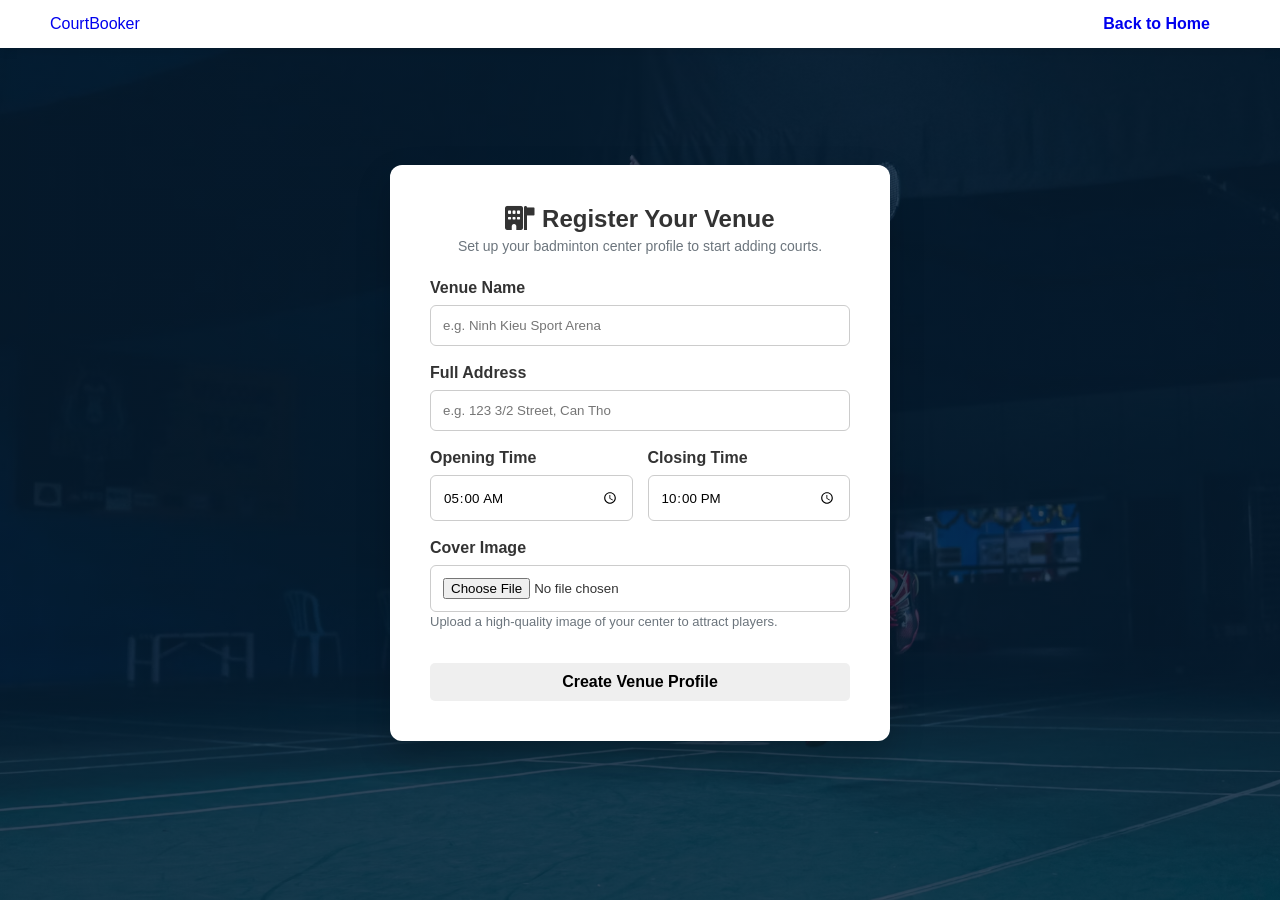
<file: frontend/create_venue.html>
<!DOCTYPE html>
<html lang="en">
<head>
    <meta charset="UTF-8">
    <title>Create Venue - CourtBooker</title>
    <!-- Fonts & Icons -->
    <link href="https://fonts.googleapis.com/css2?family=Inter:wght@400;500;600;700&display=swap" rel="stylesheet">
    <link rel="stylesheet" href="https://cdnjs.cloudflare.com/ajax/libs/font-awesome/6.4.0/css/all.min.css">
    
    <!-- CSS Files -->
    <link rel="stylesheet" href="css/index.css"> 
    <link rel="stylesheet" href="css/venue.css"> 
</head>
<body>

    <!-- UNIVERSAL NAVBAR -->
    <header class="navbar scrolled" id="navbar">
        <div class="logo">
            <a href="index.html" style="text-decoration: none;">
                <i class="fa-solid fa-shuttlecock"></i> CourtBooker
            </a>
        </div>
        <div class="nav-buttons" id="nav-auth-section">
            <a href="index.html" class="btn btn-outline">Back to Home</a>
        </div>
    </header>

    <!-- FORM SECTION -->
    <div class="venue-creation-container">
        <div class="venue-box">
            <h2><i class="fa-solid fa-building-flag"></i> Register Your Venue</h2>
            <p class="subtitle">Set up your badminton center profile to start adding courts.</p>
            
            <div id="venueStatus" style="display: none; padding: 10px; margin-bottom: 15px; border-radius: 5px; text-align: center;"></div>

            <form id="createVenueForm" enctype="multipart/form-data">
                <div class="form-group">
                    <label for="venueName">Venue Name</label>
                    <input type="text" id="venueName" name="name" placeholder="e.g. Ninh Kieu Sport Arena" required>
                </div>

                <div class="form-group">
                    <label for="address">Full Address</label>
                    <input type="text" id="address" name="address" placeholder="e.g. 123 3/2 Street, Can Tho" required>
                </div>

                <div class="form-row">
                    <div class="form-group half-width">
                        <label for="openingTime">Opening Time</label>
                        <input type="time" id="openingTime" name="opening_time" value="05:00" required>
                    </div>
                    <div class="form-group half-width">
                        <label for="closingTime">Closing Time</label>
                        <input type="time" id="closingTime" name="closing_time" value="22:00" required>
                    </div>
                </div>

                <div class="form-group">
                    <label for="coverImage">Cover Image</label>
                    <input type="file" name="venue_image" class="form-control" accept="image/jpeg, image/png, image/jpg" required>
                    <small style="color: #6c757d; font-size: 13px;">Upload a high-quality image of your center to attract players.</small>
                </div>

                <button type="submit" class="btn btn-primary btn-block" style="width: 100%; margin-top: 15px; font-size: 16px;">
                    Create Venue Profile
                </button>
            </form>
        </div>
    </div>

    <!-- JS Files -->
    <script src="js/index.js"></script>
    <script src="js/create_venue.js"></script>
</body>
</html>
</file>
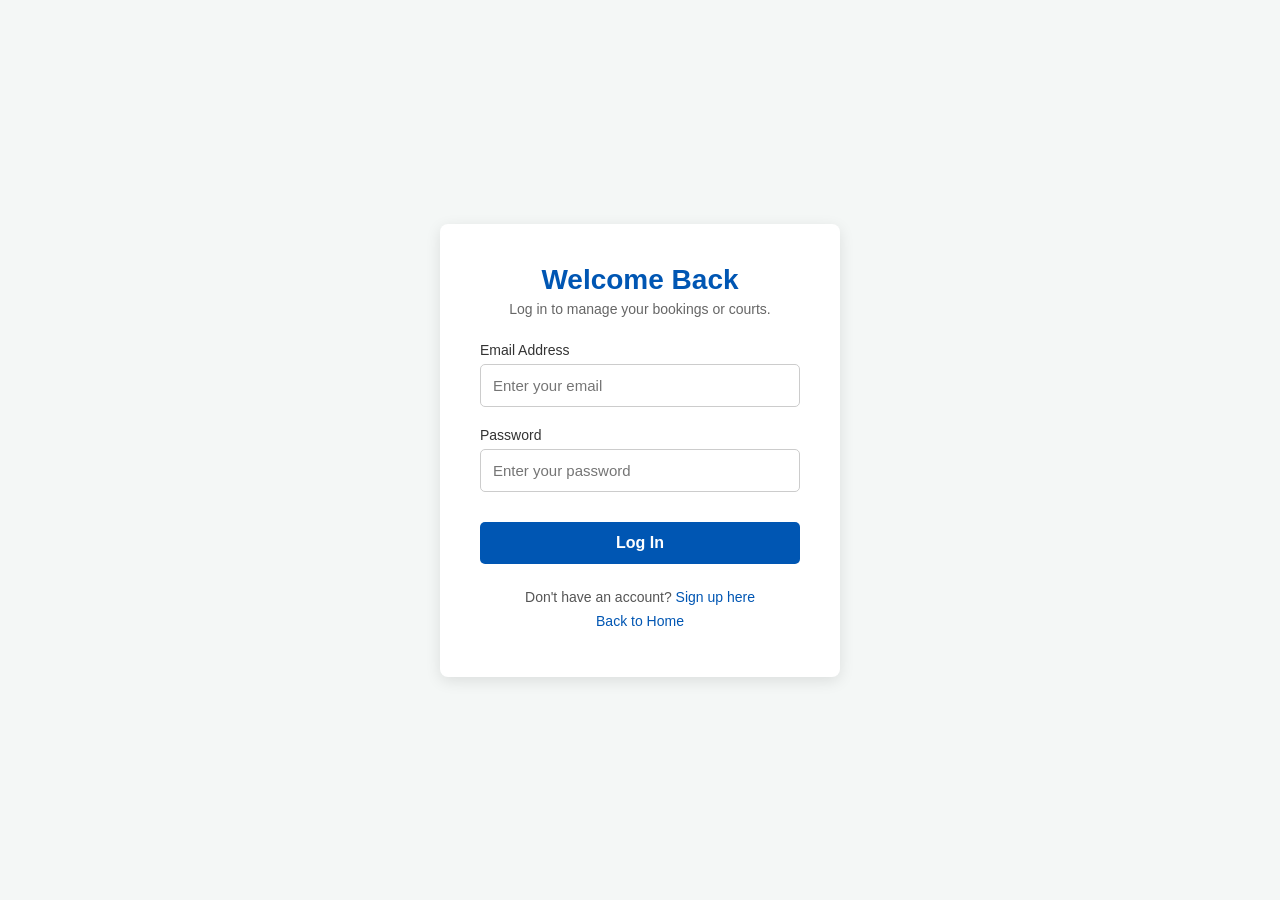
<file: frontend/login.html>
<!DOCTYPE html>
<html lang="en">
<head>
    <meta charset="UTF-8">
    <meta name="viewport" content="width=device-width, initial-scale=1.0">
    <title>Login - CourtBooker</title>
    <link rel="stylesheet" href="css/login.css">
</head>
<body>
    

    <div class="login-container">
        <div class="login-header">
            <h2>Welcome Back</h2>
            <p>Log in to manage your bookings or courts.</p>
        </div>

        <form id="loginForm">
            <div class="form-group">
                <label for="email">Email Address</label>
                <input type="email" id="email" name="email" placeholder="Enter your email" required>
            </div>
            
            <div class="form-group">
                <label for="password">Password</label>
                <input type="password" id="password" name="password" placeholder="Enter your password" required>
            </div>
            
            <p id="errorMessage" class="error-text">Invalid email or password. Please try again.</p>

            <button type="submit" class="btn-login">Log In</button>
        </form>

        <div class="login-footer">
            <p>Don't have an account? <a href="register.html">Sign up here</a></p>
            <p><a href="index.html">Back to Home</a></p>
        </div>
    </div>
    <script src="js/login.js"></script>
</body>
</html>
</file>
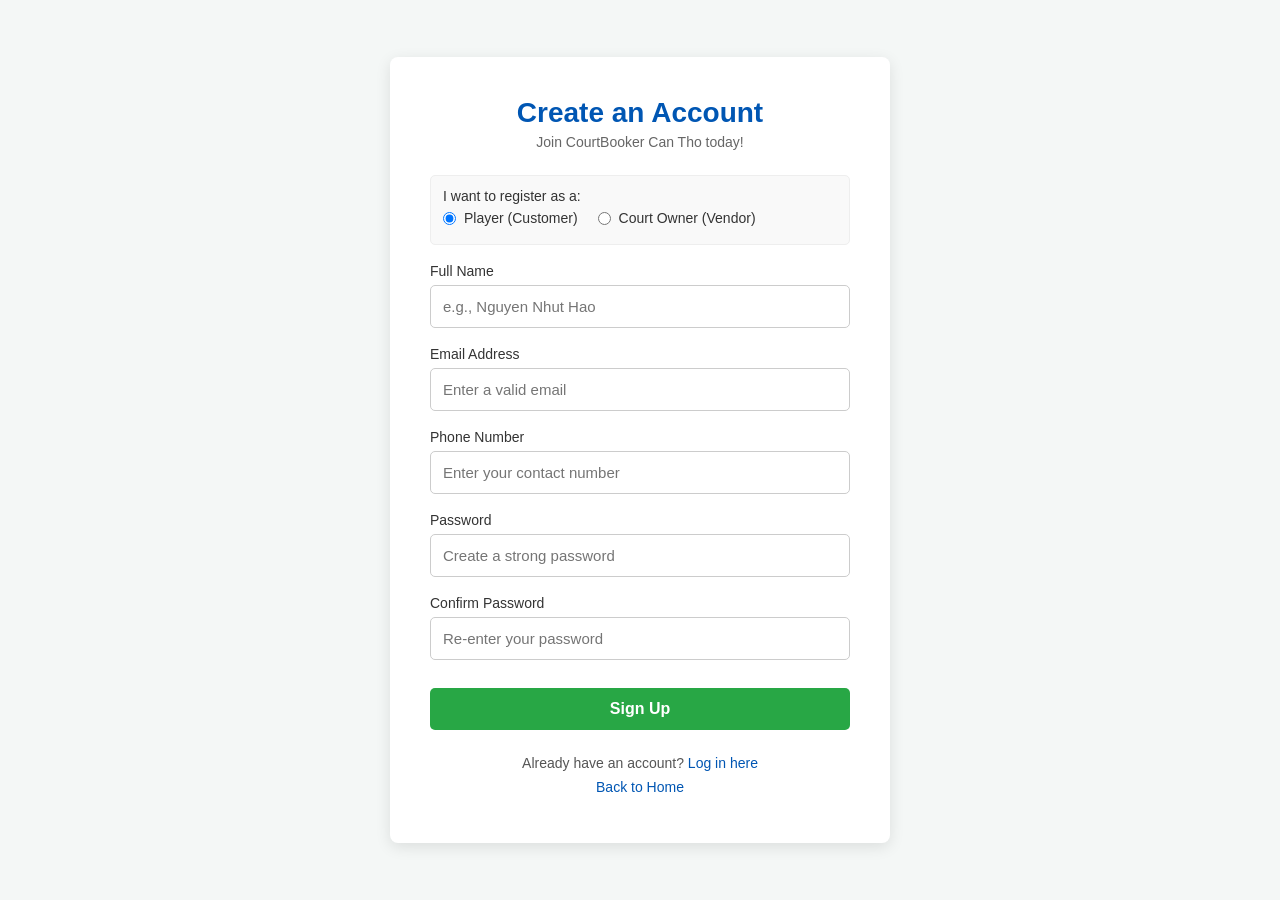
<file: frontend/register.html>
<!DOCTYPE html>
<html lang="en">
<head>
    <meta charset="UTF-8">
    <meta name="viewport" content="width=device-width, initial-scale=1.0">
    <title>Register - CourtBooker</title>
    <link rel="stylesheet" href="css/register.css">
</head>
<body>

    <div class="register-container">
        <div class="register-header">
            <h2>Create an Account</h2>
            <p>Join CourtBooker Can Tho today!</p>
        </div>

        <form id="registerForm">
            <div class="form-group role-group">
                <label>I want to register as a:</label>
                <div class="radio-options">
                    <label>
                        <input type="radio" name="role" value="customer" checked>
                        Player (Customer)
                    </label>
                    <label>
                        <input type="radio" name="role" value="owner">
                        Court Owner (Vendor)
                    </label>
                </div>
            </div>

            <div class="form-group">
                <label for="fullName">Full Name</label>
                <input type="text" id="fullName" name="fullName" placeholder="e.g., Nguyen Nhut Hao" required>
            </div>

            <div class="form-group">
                <label for="email">Email Address</label>
                <input type="email" id="email" name="email" placeholder="Enter a valid email" required>
            </div>

            <div class="form-group">
                <label for="phone">Phone Number</label>
                <input type="tel" id="phone" name="phone" placeholder="Enter your contact number" required>
            </div>

            <div class="form-group">
                <label for="password">Password</label>
                <input type="password" id="password" name="password" placeholder="Create a strong password" required minlength="6">
            </div>

            <div class="form-group">
                <label for="confirmPassword">Confirm Password</label>
                <input type="password" id="confirmPassword" name="confirmPassword" placeholder="Re-enter your password" required>
            </div>

            <p id="passwordError" class="error-text">Passwords do not match!</p>

            <button type="submit" class="btn-register">Sign Up</button>
        </form>

        <div class="register-footer">
            <p>Already have an account? <a href="login.html">Log in here</a></p>
            <p><a href="index.html">Back to Home</a></p>
        </div>
    </div>
    <script src="js/register.js"></script>
</body>
</html>
</file>
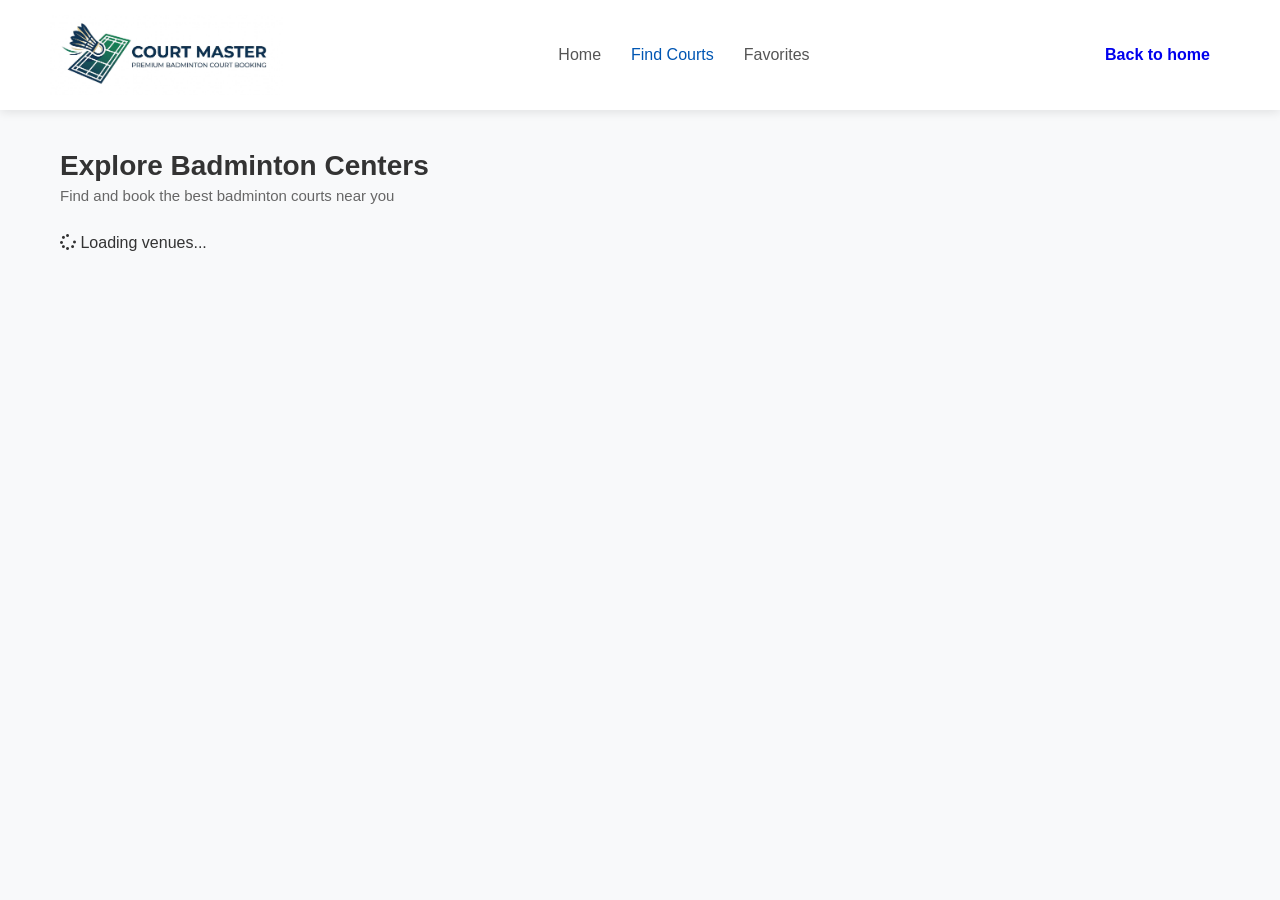
<file: frontend/venues.html>
<!DOCTYPE html>
<html lang="en">
<head>
    <meta charset="UTF-8">
    <meta name="viewport" content="width=device-width, initial-scale=1.0">
    <title>Find Venues - CourtBooker</title>
    <!-- Fonts & Icons -->
    <link href="https://fonts.googleapis.com/css2?family=Inter:wght@400;500;600;700&display=swap" rel="stylesheet">
    <link rel="stylesheet" href="https://cdnjs.cloudflare.com/ajax/libs/font-awesome/6.4.0/css/all.min.css">
    
    <!-- Core & Page CSS -->
    <link rel="stylesheet" href="css/index.css"> 
    <link rel="stylesheet" href="css/venues_list.css"> 
</head>
<body>

    <!-- UNIVERSAL NAVBAR -->
    <header class="navbar scrolled" id="navbar">
        <div class="logo">
            <a href="index.html" style="text-decoration: none;">
                <a href="index.html" style="text-decoration: none;">
                    <img src="asset/images/logo_system.jpg" alt="CourtBooker Logo" class="navbar-logo"> 
                </a>
            </a>
        </div>
        <div class="nav-links">
            <a href="index.html">Home</a>
            <a href="venues.html" class="active">Find Courts</a>
            <a href="favorites.html">Favorites</a>
        </div>
        <div class="nav-buttons" id="nav-auth-section">
            <a href="index.html" class="btn btn-outline">Back to home</a>
        </div>
    </header>

    <!-- MAIN CONTENT SECTION -->
    <main class="venues-container">
        <div class="page-header">
            <h1>Explore Badminton Centers</h1>
            <p>Find and book the best badminton courts near you</p>
        </div>

        <!-- Grid Container for Venue Cards -->
        <div class="venue-grid" id="venueGrid">
            <!-- Data will be dynamically rendered here by JavaScript -->
            <div class="loading-text text-center" style="grid-column: 1/-1;">
                <i class="fa-solid fa-spinner fa-spin"></i> Loading venues...
            </div>
        </div>
    </main>

    <!-- JavaScript Files -->
    <script src="js/venues.js"></script>
</body>
</html>
</file>
<file: frontend/css/index.css>
/* Reset basic styles */
* {
    margin: 0;
    padding: 0;
    box-sizing: border-box;
    font-family: 'Segoe UI', Tahoma, Geneva, Verdana, sans-serif;
}

body {
    background-color: #f8f9fa;
    color: #333333;
}

/* ================= Navbar Styles ================= */
.navbar {
    display: flex;
    justify-content: space-between;
    align-items: center;
    padding: 15px 50px;
    background-color: #ffffff;
    box-shadow: 0 2px 10px rgba(0, 0, 0, 0.1);
}

.logo h1 {
    color: #0056b3;
    font-size: 24px;
}

.nav-links {
    list-style: none;
    display: flex;
    gap: 30px;
}

.nav-links a {
    text-decoration: none;
    color: #555555;
    font-weight: 500;
    transition: color 0.3s;
}

.nav-links a:hover, .nav-links a.active {
    color: #0056b3;
}

/* Buttons */
.btn {
    padding: 10px 20px;
    border-radius: 5px;
    text-decoration: none;
    font-weight: bold;
    cursor: pointer;
    border: none;
    transition: background-color 0.3s;
}

.btn-login {
    background-color: transparent;
    color: #0056b3;
    border: 1px solid #0056b3;
    margin-right: 10px;
}

.btn-login:hover {
    background-color: #e6f0fa;
}

.btn-register {
    background-color: #0056b3;
    color: #ffffff;
}

.btn-register:hover {
    background-color: #004494;
}

/* ================= Hero Section Styles ================= */
.hero {
    height: 80vh;
    display: flex;
    justify-content: center;
    align-items: center;
    
    /* Replaced solid gradient with a background image and a dark overlay for readability */
    background: linear-gradient(rgba(0, 86, 179, 0.6), rgba(0, 0, 0, 0.7)), 
            url('../asset/images/badminton1.avif') center/cover no-repeat;
    
    color: white;
    text-align: center;
    padding: 0 20px;
}

.hero-content h2 {
    font-size: 42px;
    margin-bottom: 15px;
    text-shadow: 2px 2px 4px rgba(0, 0, 0, 0.5); /* Added text shadow for extra pop */
}

.hero-content p {
    font-size: 18px;
    margin-bottom: 30px;
    font-weight: 300;
    text-shadow: 1px 1px 3px rgba(0, 0, 0, 0.5);
}

/* Search Box */
.search-box {
    background-color: #ffffff;
    padding: 20px;
    border-radius: 8px;
    box-shadow: 0 4px 15px rgba(0, 0, 0, 0.2);
}

.search-box form {
    display: flex;
    gap: 10px;
    justify-content: center;
}

.search-box input {
    padding: 12px;
    border: 1px solid #cccccc;
    border-radius: 4px;
    font-size: 16px;
    outline: none;
}

.search-box input[type="text"] {
    width: 300px;
}

.btn-search {
    background-color: #28a745;
    color: white;
    font-size: 16px;
}

.btn-search:hover {
    background-color: #218838;
}

/* ================= Footer Styles ================= */
.footer {
    text-align: center;
    padding: 20px;
    background-color: #333333;
    color: #ffffff;
    font-size: 14px;
}
/* ================= User Profile Dropdown ================= */
.user-profile-dropdown {
    position: relative;
    display: inline-block;
}

.user-info {
    display: flex;
    align-items: center;
    gap: 10px;
    cursor: pointer;
    padding: 5px 12px;
    border-radius: 25px;
    transition: background-color 0.3s;
}

.user-info:hover {
    background-color: #f1f3f5; /* Light gray hover */
}

.avatar-img {
    width: 38px;
    height: 38px;
    border-radius: 50%;
    object-fit: cover;
    border: 2px solid #333; /* Dark border instead of primary color */
}

.user-info span {
    font-weight: 600;
    color: #333; /* Black text */
}

.user-info i {
    color: #333; /* Black icon */
}

/* ================= Modal (Popup) Styles ================= */
.modal-overlay {
    display: none; /* Hidden by default */
    position: fixed;
    z-index: 2000; /* Sit on top of everything */
    left: 0;
    top: 0;
    width: 100%;
    height: 100%;
    background-color: rgba(0, 0, 0, 0.5); /* Black background with opacity */
    backdrop-filter: blur(3px);
    justify-content: center;
    align-items: center;
}

.modal-content {
    background-color: #ffffff;
    padding: 30px;
    border-radius: 12px;
    width: 100%;
    max-width: 400px;
    box-shadow: 0 15px 30px rgba(0,0,0,0.2);
    animation: zoomIn 0.3s ease;
}

@keyframes zoomIn {
    from { transform: scale(0.9); opacity: 0; }
    to { transform: scale(1); opacity: 1; }
}

.modal-header {
    display: flex;
    justify-content: space-between;
    align-items: center;
    margin-bottom: 20px;
    border-bottom: 1px solid #eeeeee;
    padding-bottom: 10px;
}

.modal-header h2 {
    font-size: 18px;
    color: #333333;
}

.modal-header i {
    color: var(--primary-color);
    margin-right: 8px;
}

.close-modal {
    color: #999999;
    font-size: 28px;
    font-weight: bold;
    cursor: pointer;
    transition: color 0.2s;
}

.close-modal:hover {
    color: #dc3545; /* Red on hover */
}


/* Styling for the new image logo */
.navbar .logo a {
    display: flex;
    align-items: center; /* Ensures the logo is vertically centered */
}

.navbar-logo {
    height: 80px; /* Điều chỉnh chiều cao này cho phù hợp với logo của bạn */
    width: auto;  /* Giữ nguyên tỷ lệ khung hình của logo */
    display: block; /* Loại bỏ khoảng trống thừa bên dưới hình ảnh */
}

/* Tùy chọn: Điều chỉnh kích thước logo trên thiết bị di động */
@media (max-width: 768px) {
    .navbar-logo {
        height: 30px; 
    }
}


/* ================= USER DROPDOWN COMPONENT ================= */
.user-profile-dropdown {
    position: relative;
    display: inline-block;
}

/* The Menu Box */
.dropdown-menu {
    position: absolute;
    top: calc(100% + 10px);
    right: 0;
    background-color: #ffffff;
    
    /* FIX: Force the menu to exactly fit its content */
    min-width: max-content; 
    
    border-radius: 8px;
    box-shadow: 0 4px 15px rgba(0, 0, 0, 0.08);
    border: 1px solid #ebebeb;
    display: none; 
    flex-direction: column;
    padding: 10px 0;
    z-index: 1000;
}

/* This class is injected by the JavaScript click event */
.dropdown-menu.show {
    display: flex;
    animation: slideDown 0.2s ease-out;
}

@keyframes slideDown {
    from { opacity: 0; transform: translateY(-10px); }
    to { opacity: 1; transform: translateY(0); }
}

/* Individual Items */
.dropdown-menu a {
    display: flex;
    align-items: center;
    
    /* FIX: Adjust padding for a perfectly balanced box (Top/Bottom 12px, Left/Right 20px) */
    padding: 12px 20px; 
    
    color: #333333 !important;
    text-decoration: none;
    font-size: 15px;
    font-weight: 500;
    transition: background-color 0.2s;
}

/* Fixed width for icons to perfectly align the text */
.dropdown-menu a i {
    width: 28px; 
    font-size: 16px;
    text-align: left; 
    color: #666666 !important; 
    transition: color 0.2s;
}

.dropdown-menu a:hover {
    background-color: #f8f9fa !important;
    color: #007bff !important;
}

.dropdown-menu a:hover i {
    color: #007bff !important;
}

/* Divider line */
.dropdown-divider {
    height: 1px;
    background-color: #f0f0f0;
    margin: 8px 0;
}

/* Logout button styling */
.dropdown-menu a.logout-btn i,
.dropdown-menu a.logout-btn { 
    color: #dc3545 !important; 
}

.dropdown-menu a.logout-btn:hover {
    background-color: #fff5f5 !important;
}
</file>
<file: frontend/css/venue.css>
/* ================= Venue Creation Page ================= */
body {
    background: linear-gradient(rgba(4, 28, 50, 0.8), rgba(4, 28, 50, 0.8)), url('../asset/images/badminton1.avif') center/cover fixed !important;
    min-height: 100vh;
}

.venue-creation-container {
    display: flex;
    justify-content: center;
    align-items: center;
    min-height: calc(100vh - 80px);
    padding: 30px 20px 40px;
}

.venue-box {
    background: #ffffff;
    padding: 40px;
    border-radius: 12px;
    box-shadow: 0 15px 35px rgba(0,0,0,0.2);
    width: 100%;
    max-width: 500px;
}

.venue-box h2 {
    color: var(--primary-color);
    margin-bottom: 5px;
    text-align: center;
}

.venue-box .subtitle {
    text-align: center;
    color: #6c757d;
    margin-bottom: 25px;
    font-size: 14px;
}

.form-group {
    margin-bottom: 18px;
}

.form-group label {
    display: block;
    margin-bottom: 8px;
    font-weight: 600;
    color: #333;
}

.form-group input {
    width: 100%;
    padding: 12px;
    border: 1px solid #ccc;
    border-radius: 6px;
    font-family: inherit;
}

.form-row {
    display: flex;
    gap: 15px;
}

.half-width {
    flex: 1;
}

.msg-success { background-color: #d1e7dd; color: #0f5132; border: 1px solid #badbcc; }
.msg-error { background-color: #f8d7da; color: #842029; border: 1px solid #f5c2c7; }
</file>
<file: frontend/css/login.css>
/* ================= Base Styles ================= */
* {
    margin: 0;
    padding: 0;
    box-sizing: border-box;
    font-family: 'Segoe UI', Tahoma, Geneva, Verdana, sans-serif;
}

body {
    background-color: #f4f7f6;
    display: flex;
    justify-content: center;
    align-items: center;
    min-height: 100vh;
    padding: 20px;
}

/* ================= Login Container ================= */
.login-container {
    background-color: #ffffff;
    width: 100%;
    max-width: 400px;
    padding: 40px;
    border-radius: 8px;
    box-shadow: 0 4px 15px rgba(0, 0, 0, 0.1);
}

.login-header {
    text-align: center;
    margin-bottom: 25px;
}

.login-header h2 {
    color: #0056b3;
    font-size: 28px;
    margin-bottom: 5px;
}

.login-header p {
    color: #666666;
    font-size: 14px;
}

/* ================= Form Styles ================= */
.form-group {
    margin-bottom: 20px;
}

.form-group label {
    display: block;
    margin-bottom: 6px;
    color: #333333;
    font-weight: 500;
    font-size: 14px;
}

.form-group input[type="email"],
.form-group input[type="password"] {
    width: 100%;
    padding: 12px;
    border: 1px solid #cccccc;
    border-radius: 5px;
    font-size: 15px;
    transition: border-color 0.3s;
}

.form-group input:focus {
    border-color: #0056b3;
    outline: none;
    box-shadow: 0 0 5px rgba(0, 86, 179, 0.2);
}

/* ================= Button & Footer ================= */
.btn-login {
    width: 100%;
    padding: 12px;
    background-color: #0056b3; /* Primary blue for login */
    color: white;
    border: none;
    border-radius: 5px;
    font-size: 16px;
    font-weight: bold;
    cursor: pointer;
    transition: background-color 0.3s;
    margin-top: 10px;
}

.btn-login:hover {
    background-color: #004494;
}

.error-text {
    color: #dc3545;
    font-size: 13px;
    text-align: center;
    margin-bottom: 10px;
    display: none; /* Hidden by default */
}

.login-footer {
    text-align: center;
    margin-top: 25px;
    font-size: 14px;
}

.login-footer p {
    margin-bottom: 8px;
    color: #555555;
}

.login-footer a {
    color: #0056b3;
    text-decoration: none;
    font-weight: 500;
}

.login-footer a:hover {
    text-decoration: underline;
}
</file>
<file: frontend/css/register.css>
/* ================= Base Styles ================= */
* {
    margin: 0;
    padding: 0;
    box-sizing: border-box;
    font-family: 'Segoe UI', Tahoma, Geneva, Verdana, sans-serif;
}

body {
    background-color: #f4f7f6;
    display: flex;
    justify-content: center;
    align-items: center;
    min-height: 100vh; /* Ensures full viewport height */
    padding: 40px 20px;
}

/* ================= Register Container ================= */
.register-container {
    background-color: #ffffff;
    width: 100%;
    max-width: 500px; /* Slightly wider than login for more inputs */
    padding: 40px;
    border-radius: 8px;
    box-shadow: 0 4px 15px rgba(0, 0, 0, 0.1);
}

.register-header {
    text-align: center;
    margin-bottom: 25px;
}

.register-header h2 {
    color: #0056b3;
    font-size: 28px;
    margin-bottom: 5px;
}

.register-header p {
    color: #666666;
    font-size: 14px;
}

/* ================= Form Styles ================= */
.form-group {
    margin-bottom: 18px;
}

.form-group label {
    display: block;
    margin-bottom: 6px;
    color: #333333;
    font-weight: 500;
    font-size: 14px;
}

.form-group input[type="text"],
.form-group input[type="email"],
.form-group input[type="tel"],
.form-group input[type="password"] {
    width: 100%;
    padding: 12px;
    border: 1px solid #cccccc;
    border-radius: 5px;
    font-size: 15px;
    transition: border-color 0.3s;
}

.form-group input:focus {
    border-color: #0056b3;
    outline: none;
    box-shadow: 0 0 5px rgba(0, 86, 179, 0.2);
}

/* Role Selection Radio Buttons */
.role-group {
    background-color: #f9f9f9;
    padding: 12px;
    border-radius: 5px;
    border: 1px solid #eeeeee;
}

.radio-options {
    display: flex;
    gap: 20px;
    margin-top: 5px;
}

.radio-options label {
    font-weight: normal;
    display: flex;
    align-items: center;
    cursor: pointer;
}

.radio-options input[type="radio"] {
    margin-right: 8px;
    cursor: pointer;
}

/* ================= Button & Footer ================= */
.btn-register {
    width: 100%;
    padding: 12px;
    background-color: #28a745; /* Green for signup */
    color: white;
    border: none;
    border-radius: 5px;
    font-size: 16px;
    font-weight: bold;
    cursor: pointer;
    transition: background-color 0.3s;
    margin-top: 10px;
}

.btn-register:hover {
    background-color: #218838;
}

.error-text {
    color: #dc3545;
    font-size: 13px;
    text-align: center;
    margin-bottom: 10px;
    display: none; /* Hidden by default */
}

.register-footer {
    text-align: center;
    margin-top: 25px;
    font-size: 14px;
}

.register-footer p {
    margin-bottom: 8px;
    color: #555555;
}

.register-footer a {
    color: #0056b3;
    text-decoration: none;
    font-weight: 500;
}

.register-footer a:hover {
    text-decoration: underline;
}
</file>
<file: frontend/css/venues_list.css>
/* ================= VENUES LIST GRID ================= */
body { background-color: #f8f9fa; padding-top: 0; }

.venues-container { max-width: 1200px; margin: 0 auto; padding: 40px 20px; }
.page-header { margin-bottom: 30px; }
.page-header h1 { font-size: 28px; color: #333; margin-bottom: 5px; }
.page-header p { color: #666; font-size: 15px; }

/* Grid Layout */
.venue-grid {
    display: grid;
    grid-template-columns: repeat(auto-fill, minmax(350px, 1fr));
    gap: 25px;
}

/* Card Container Design */
.venue-card {
    background: #fff;
    border-radius: 10px;
    border: 1px solid #e0e0e0;
    overflow: hidden;
    display: flex;
    flex-direction: column;
    transition: transform 0.2s, box-shadow 0.2s;
    text-decoration: none;
    color: inherit;
}

.venue-card:hover {
    transform: translateY(-5px);
    box-shadow: 0 10px 20px rgba(0,0,0,0.1);
}

/* Cover Image Section */
.venue-img-wrapper { position: relative; height: 180px; width: 100%; }
.venue-img-wrapper img { width: 100%; height: 100%; object-fit: cover; }

/* Top Left Badges */
.badges-top-left { position: absolute; top: 10px; left: 10px; display: flex; gap: 5px; }
.badge { padding: 4px 10px; border-radius: 15px; font-size: 12px; font-weight: 600; color: white; display: flex; align-items: center; gap: 5px;}
.badge-green { background-color: #00c853; }
.badge-purple { background-color: #ba68c8; }

/* Top Right Interactive Icons */
.badges-top-right { position: absolute; top: 10px; right: 10px; display: flex; gap: 8px; }
.icon-circle { width: 32px; height: 32px; background: white; border-radius: 50%; display: flex; justify-content: center; align-items: center; color: #333; font-size: 14px; box-shadow: 0 2px 5px rgba(0,0,0,0.2); cursor: pointer; }

/* Card Body / Info Section */
.venue-info {
    padding: 15px;
    display: flex;
    align-items: center;
    gap: 15px;
}

/* Auto-generated Circular Logo */
.venue-logo { width: 50px; height: 50px; border-radius: 50%; object-fit: cover; border: 1px solid #eee; }

/* Text Details (Title, Address, Time) */
.venue-text { flex: 1; overflow: hidden; }
.venue-text h3 { margin: 0 0 5px 0; font-size: 16px; font-weight: 700; color: #1a1a1a; white-space: nowrap; overflow: hidden; text-overflow: ellipsis; }
.venue-text .v-detail { font-size: 12px; color: #666; margin-bottom: 3px; display: flex; align-items: center; gap: 5px; white-space: nowrap; overflow: hidden; text-overflow: ellipsis; }
.v-detail i { color: #999; }
.distance-text { color: #e53935; font-weight: 600; margin-right: 3px; }

/* Booking Button */
.btn-book { background-color: #fbc02d; color: white; border: none; padding: 8px 15px; border-radius: 5px; font-weight: bold; font-size: 13px; cursor: pointer; transition: 0.2s; white-space: nowrap; text-decoration: none;}
.btn-book:hover { background-color: #f57f17; }
</file>
